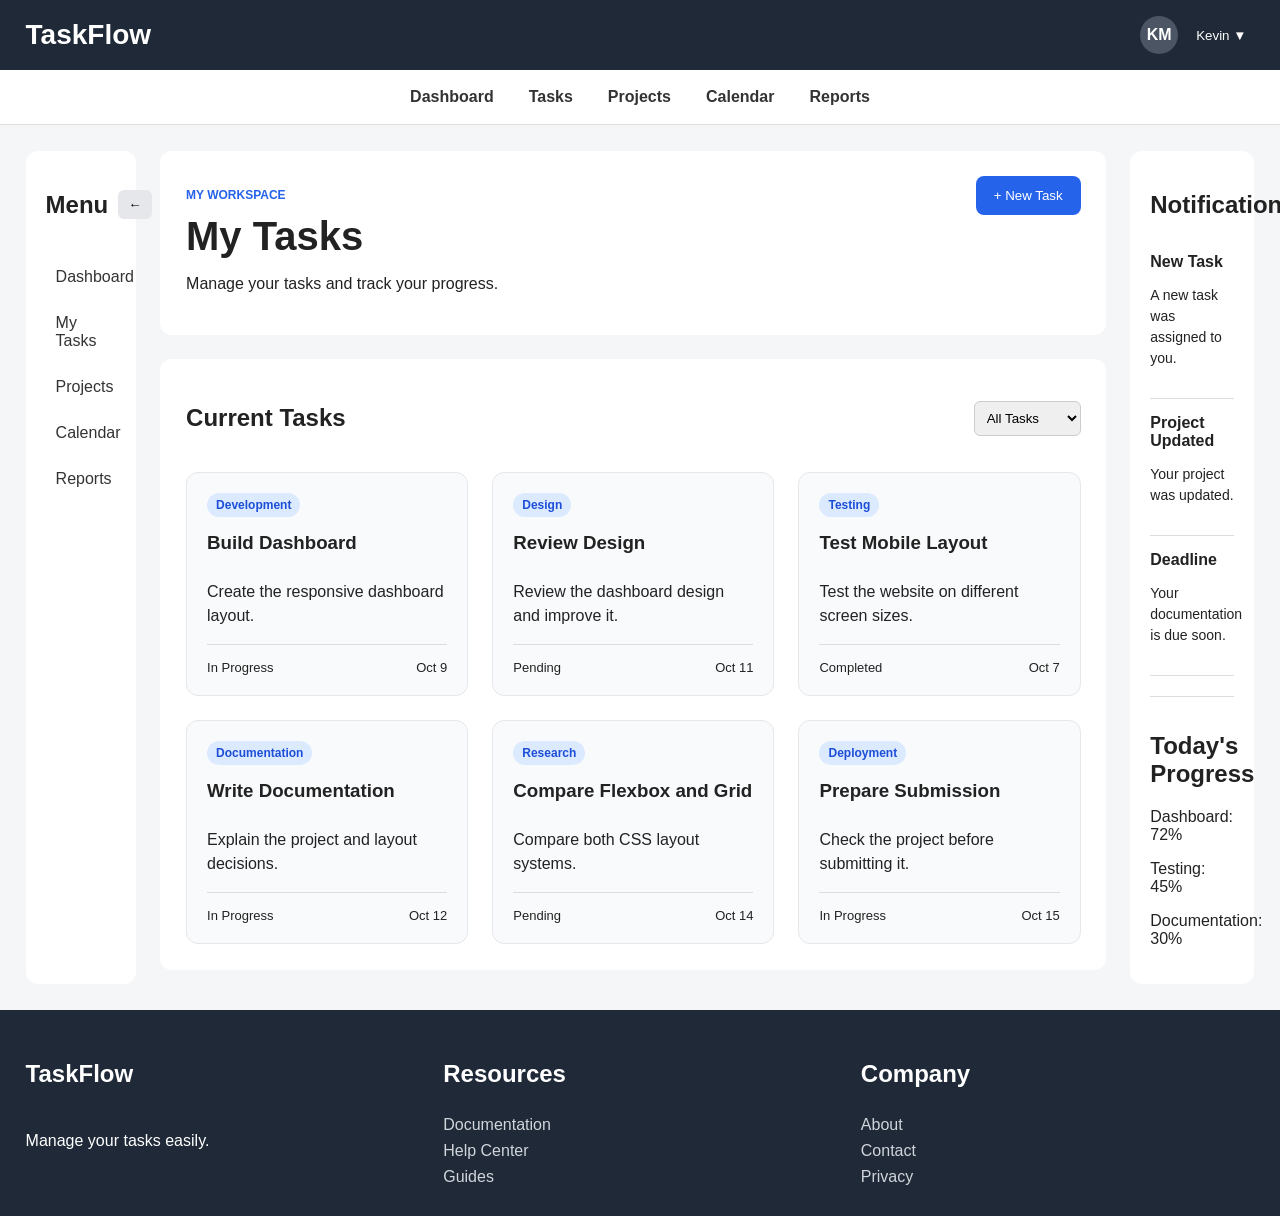
<file: level-4/index.html>
<!DOCTYPE html>
<html lang="en">

<head>
    <meta charset="UTF-8">
    <meta name="viewport" content="width=device-width, initial-scale=1.0">

    <title>TaskFlow Dashboard</title>

    <!-- Change this to grid-style.css to test Grid -->
    <link rel="stylesheet" href="flexbox-style.css">
</head>

<body>

    <!-- Header -->
    <header class="header">

        <div class="logo">
            TaskFlow
        </div>

        <div class="user-menu">

            <span class="user-avatar">KM</span>

            <button id="userButton" aria-label="Open user menu">
                Kevin ▼
            </button>

            <div class="user-dropdown" id="userDropdown">
                <a href="#">Profile</a>
                <a href="#">Settings</a>
                <a href="#">Logout</a>
            </div>

        </div>

    </header>


    <!-- Navigation -->
    <nav class="navigation">

        <a href="#">Dashboard</a>
        <a href="#">Tasks</a>
        <a href="#">Projects</a>
        <a href="#">Calendar</a>
        <a href="#">Reports</a>

    </nav>


    <!-- Holy Grail Layout -->
    <div class="layout" id="pageLayout">

        <!-- Left Sidebar -->
        <aside class="left-sidebar" id="leftSidebar">

            <div class="sidebar-title">

                <h2>Menu</h2>

                <button id="sidebarButton"
                    aria-label="Collapse sidebar">
                    ←
                </button>

            </div>

            <nav class="sidebar-links">
                <a href="#">Dashboard</a>
                <a href="#">My Tasks</a>
                <a href="#">Projects</a>
                <a href="#">Calendar</a>
                <a href="#">Reports</a>
            </nav>

        </aside>


        <!-- Main Content -->
        <main class="main">

            <div class="main-header">

                <div>
                    <p class="small-title">MY WORKSPACE</p>

                    <h1>My Tasks</h1>

                    <p>
                        Manage your tasks and track your progress.
                    </p>
                </div>

                <button class="new-task">
                    + New Task
                </button>

            </div>


            <!-- Task Section -->
            <section class="tasks">

                <div class="tasks-header">

                    <h2>Current Tasks</h2>

                    <select>
                        <option>All Tasks</option>
                        <option>In Progress</option>
                        <option>Completed</option>
                    </select>

                </div>


                <!-- Task Cards -->
                <div class="task-cards">

                    <article class="task-card featured-card">

                        <span class="task-category">
                            Development
                        </span>

                        <h3>Build Dashboard</h3>

                        <p>
                            Create the responsive dashboard layout.
                        </p>

                        <div class="task-footer">
                            <span>In Progress</span>
                            <span>Oct 9</span>
                        </div>

                    </article>


                    <article class="task-card">

                        <span class="task-category">
                            Design
                        </span>

                        <h3>Review Design</h3>

                        <p>
                            Review the dashboard design and improve it.
                        </p>

                        <div class="task-footer">
                            <span>Pending</span>
                            <span>Oct 11</span>
                        </div>

                    </article>


                    <article class="task-card">

                        <span class="task-category">
                            Testing
                        </span>

                        <h3>Test Mobile Layout</h3>

                        <p>
                            Test the website on different screen sizes.
                        </p>

                        <div class="task-footer">
                            <span>Completed</span>
                            <span>Oct 7</span>
                        </div>

                    </article>


                    <article class="task-card">

                        <span class="task-category">
                            Documentation
                        </span>

                        <h3>Write Documentation</h3>

                        <p>
                            Explain the project and layout decisions.
                        </p>

                        <div class="task-footer">
                            <span>In Progress</span>
                            <span>Oct 12</span>
                        </div>

                    </article>


                    <article class="task-card">

                        <span class="task-category">
                            Research
                        </span>

                        <h3>Compare Flexbox and Grid</h3>

                        <p>
                            Compare both CSS layout systems.
                        </p>

                        <div class="task-footer">
                            <span>Pending</span>
                            <span>Oct 14</span>
                        </div>

                    </article>


                    <article class="task-card">

                        <span class="task-category">
                            Deployment
                        </span>

                        <h3>Prepare Submission</h3>

                        <p>
                            Check the project before submitting it.
                        </p>

                        <div class="task-footer">
                            <span>In Progress</span>
                            <span>Oct 15</span>
                        </div>

                    </article>

                </div>

            </section>

        </main>


        <!-- Right Sidebar -->
        <aside class="right-sidebar" id="rightSidebar">

            <div class="sidebar-heading">

                <h2>Notifications</h2>

                <button id="rightSidebarButton"
                    aria-label="Collapse notifications">
                    →
                </button>

            </div>


            <div class="notification">

                <strong>New Task</strong>

                <p>
                    A new task was assigned to you.
                </p>

            </div>


            <div class="notification">

                <strong>Project Updated</strong>

                <p>
                    Your project was updated.
                </p>

            </div>


            <div class="notification">

                <strong>Deadline</strong>

                <p>
                    Your documentation is due soon.
                </p>

            </div>


            <section class="progress">

                <h2>Today's Progress</h2>

                <p>Dashboard: 72%</p>
                <p>Testing: 45%</p>
                <p>Documentation: 30%</p>

            </section>

        </aside>

    </div>


    <!-- Footer -->
    <footer class="footer">

        <div class="footer-column">

            <h2>TaskFlow</h2>

            <p>
                Manage your tasks easily.
            </p>

        </div>


        <div class="footer-column">

            <h2>Resources</h2>

            <a href="#">Documentation</a>
            <a href="#">Help Center</a>
            <a href="#">Guides</a>

        </div>


        <div class="footer-column">

            <h2>Company</h2>

            <a href="#">About</a>
            <a href="#">Contact</a>
            <a href="#">Privacy</a>

        </div>

    </footer>


    <script src="script.js"></script>

</body>
</html>
</file>
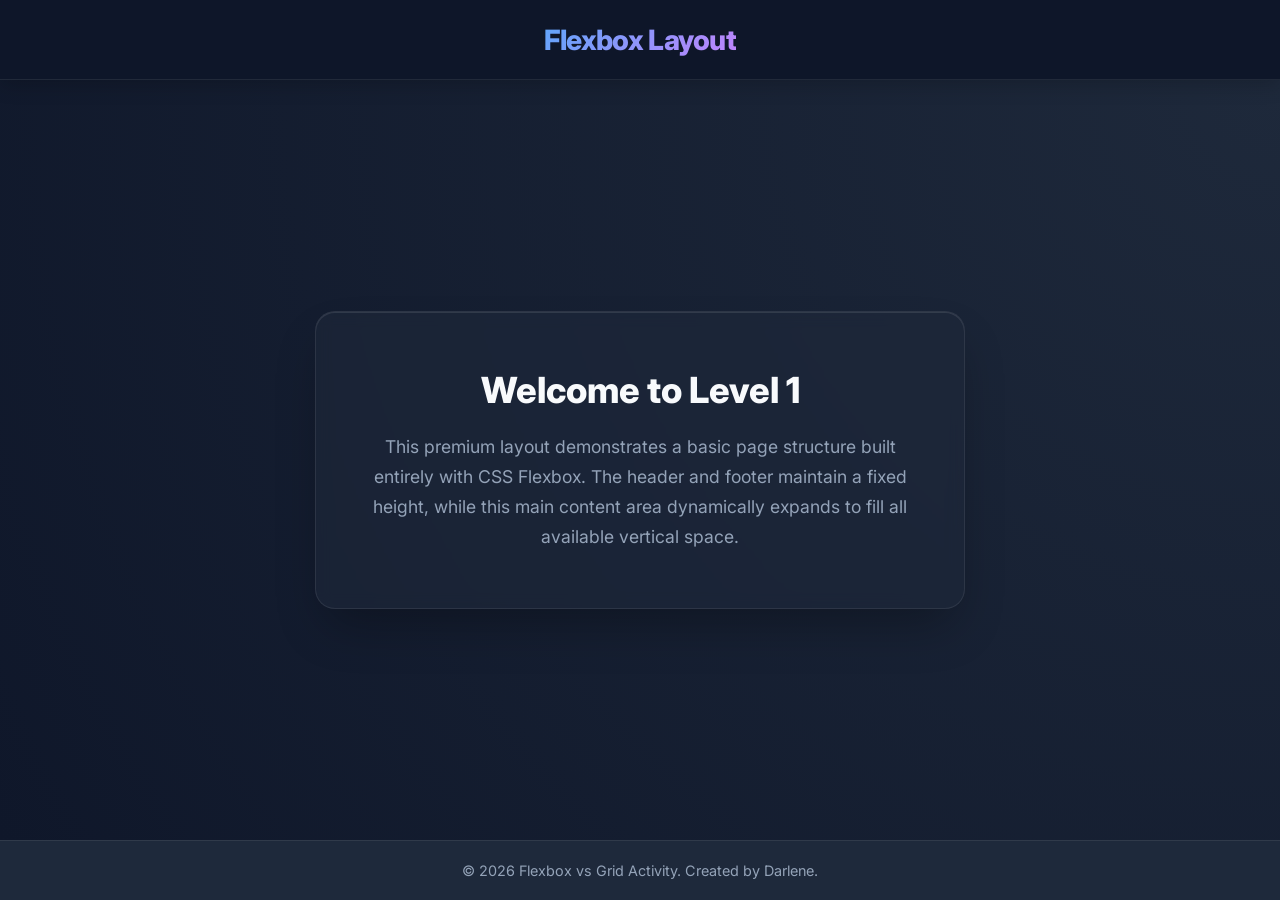
<file: level-1/level1-flexbox.html>
<!DOCTYPE html>
<html lang="en">
<head>
    <meta charset="UTF-8">
    <meta name="viewport" content="width=device-width, initial-scale=1.0">
    <meta name="description" content="Level 1 Flexbox Layout - Advanced Frontend Web Development">
    <title>Level 1 - Flexbox Layout</title>
    <link rel="stylesheet" href="flexbox-style.css">
    <link rel="preconnect" href="https://fonts.googleapis.com">
    <link rel="preconnect" href="https://fonts.gstatic.com" crossorigin>
    <link href="https://fonts.googleapis.com/css2?family=Inter:wght@400;600;800&display=swap" rel="stylesheet">
</head>
<body class="flexbox-layout">
    <header id="main-header">
        <h1>Flexbox Layout</h1>
    </header>
    
    <main id="main-content">
        <section class="hero-card">
            <h2>Welcome to Level 1</h2>
            <p>This premium layout demonstrates a basic page structure built entirely with CSS Flexbox. The header and footer maintain a fixed height, while this main content area dynamically expands to fill all available vertical space.</p>
        </section>
    </main>

    <footer id="main-footer">
        <p>&copy; 2026 Flexbox vs Grid Activity. Created by Darlene.</p>
    </footer>
</body>
</html>
</file>
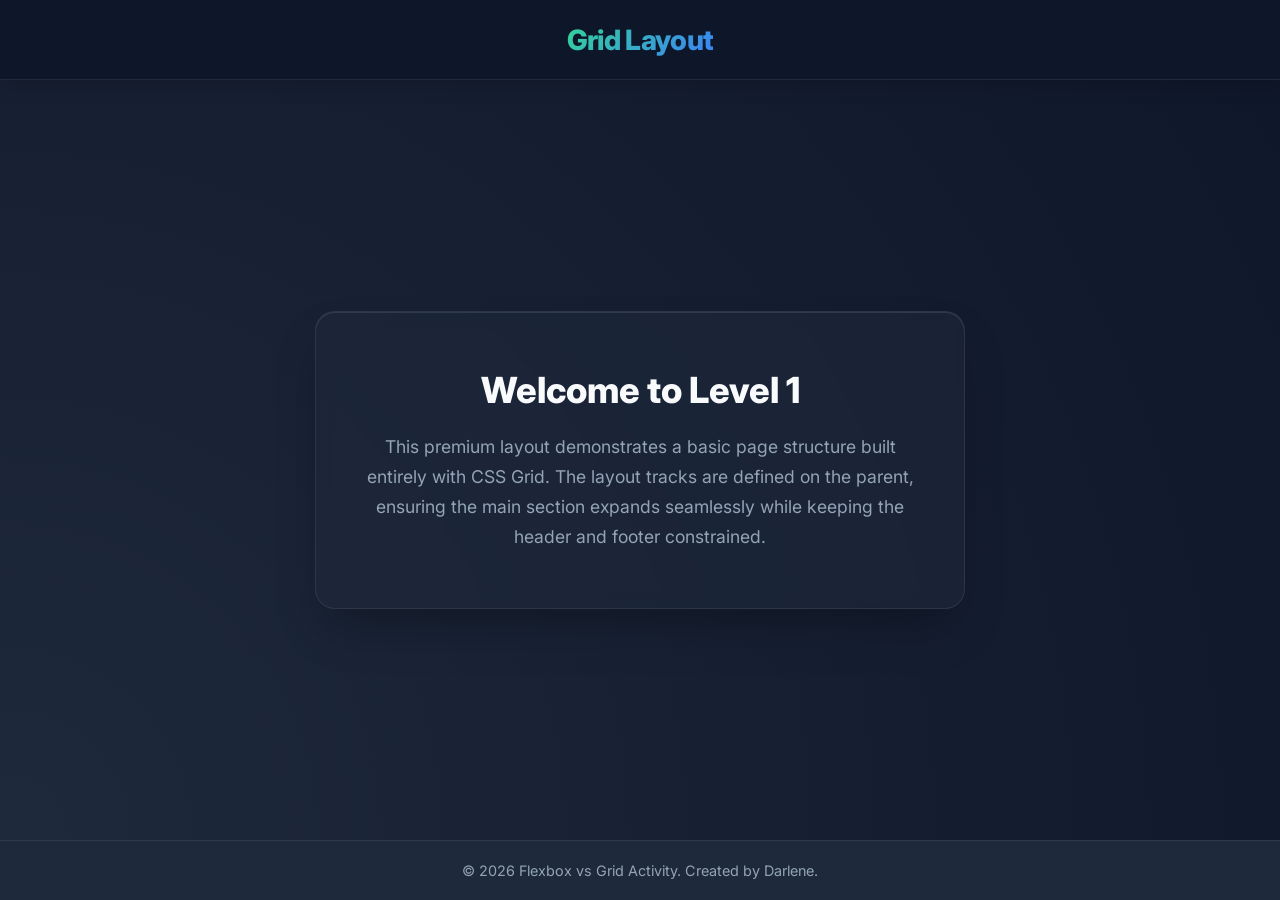
<file: level-1/level1-grid.html>
<!DOCTYPE html>
<html lang="en">
<head>
    <meta charset="UTF-8">
    <meta name="viewport" content="width=device-width, initial-scale=1.0">
    <meta name="description" content="Level 1 Grid Layout - Advanced Frontend Web Development">
    <title>Level 1 - Grid Layout</title>
    <link rel="stylesheet" href="grid-style.css">
    <link rel="preconnect" href="https://fonts.googleapis.com">
    <link rel="preconnect" href="https://fonts.gstatic.com" crossorigin>
    <link href="https://fonts.googleapis.com/css2?family=Inter:wght@400;600;800&display=swap" rel="stylesheet">
</head>
<body class="grid-layout">
    <header id="main-header">
        <h1>Grid Layout</h1>
    </header>
    
    <main id="main-content">
        <section class="hero-card">
            <h2>Welcome to Level 1</h2>
            <p>This premium layout demonstrates a basic page structure built entirely with CSS Grid. The layout tracks are defined on the parent, ensuring the main section expands seamlessly while keeping the header and footer constrained.</p>
        </section>
    </main>

    <footer id="main-footer">
        <p>&copy; 2026 Flexbox vs Grid Activity. Created by Darlene.</p>
    </footer>
</body>
</html>
</file>
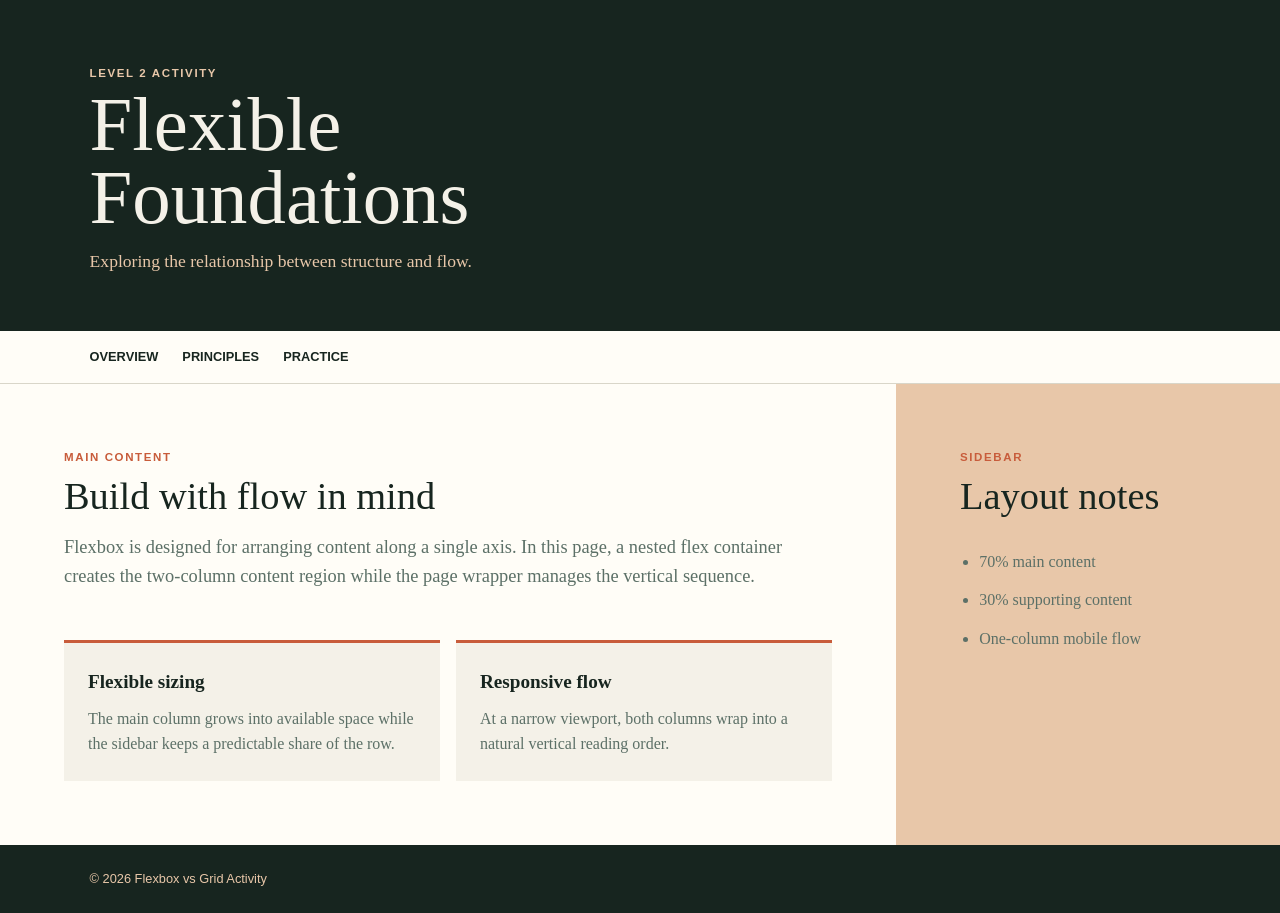
<file: level-2/level2-flexbox.html>
<!DOCTYPE html>
<html lang="en">
<head>
    <meta charset="UTF-8">
    <meta name="viewport" content="width=device-width, initial-scale=1.0">
    <meta name="description" content="Level 2 multi-column layout built with Flexbox">
    <title>Level 2 - Flexbox Layout</title>
    <link rel="stylesheet" href="flexbox-style.css">
</head>
<body class="flexbox-layout">
    <header class="site-header">
        <p class="eyebrow">Level 2 activity</p>
        <h1>Flexible Foundations</h1>
        <p>Exploring the relationship between structure and flow.</p>
    </header>

    <nav class="site-nav" aria-label="Primary navigation">
        <a href="#overview">Overview</a>
        <a href="#principles">Principles</a>
        <a href="#practice">Practice</a>
    </nav>

    <main class="content-layout">
        <section class="main-content" id="overview">
            <p class="eyebrow">Main content</p>
            <h2>Build with flow in mind</h2>
            <p>Flexbox is designed for arranging content along a single axis. In this page, a nested flex container creates the two-column content region while the page wrapper manages the vertical sequence.</p>
            <div class="principles" id="principles">
                <article class="principle-card">
                    <h3>Flexible sizing</h3>
                    <p>The main column grows into available space while the sidebar keeps a predictable share of the row.</p>
                </article>
                <article class="principle-card" id="practice">
                    <h3>Responsive flow</h3>
                    <p>At a narrow viewport, both columns wrap into a natural vertical reading order.</p>
                </article>
            </div>
        </section>

        <aside class="sidebar">
            <p class="eyebrow">Sidebar</p>
            <h2>Layout notes</h2>
            <ul>
                <li>70% main content</li>
                <li>30% supporting content</li>
                <li>One-column mobile flow</li>
            </ul>
        </aside>
    </main>

    <footer class="site-footer">
        <p>&copy; 2026 Flexbox vs Grid Activity</p>
    </footer>
</body>
</html>
</file>
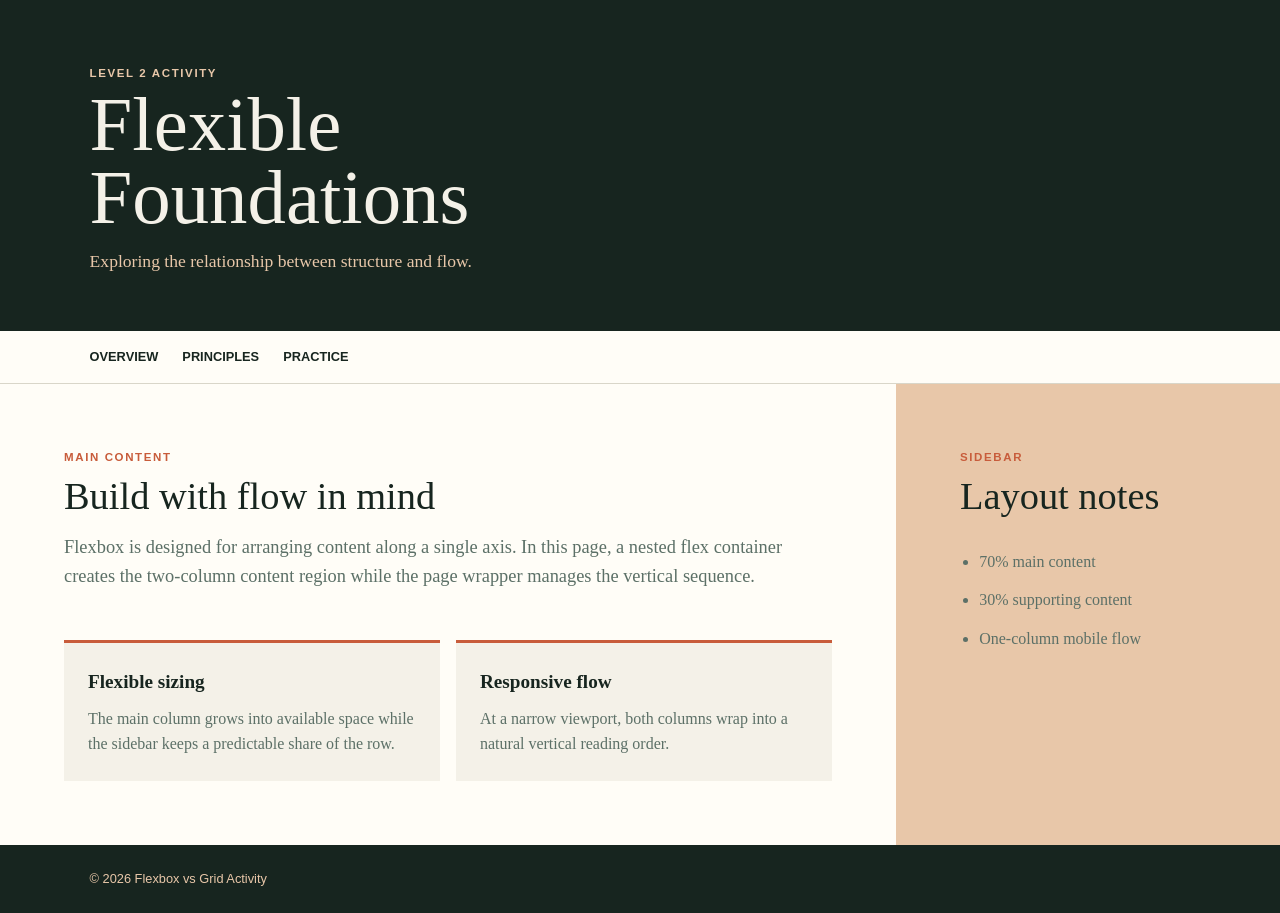
<file: level-2/level2-grid.html>
<!DOCTYPE html>
<html lang="en">
<head>
    <meta charset="UTF-8">
    <meta name="viewport" content="width=device-width, initial-scale=1.0">
    <meta name="description" content="Level 2 multi-column layout built with CSS Grid">
    <title>Level 2 - Grid Layout</title>
    <link rel="stylesheet" href="grid-style.css">
</head>
<body class="grid-layout">
    <header class="site-header">
        <p class="eyebrow">Level 2 activity</p>
        <h1>Flexible Foundations</h1>
        <p>Exploring the relationship between structure and flow.</p>
    </header>

    <nav class="site-nav" aria-label="Primary navigation">
        <a href="#overview">Overview</a>
        <a href="#principles">Principles</a>
        <a href="#practice">Practice</a>
    </nav>

    <main class="content-layout">
        <section class="main-content" id="overview">
            <p class="eyebrow">Main content</p>
            <h2>Build with flow in mind</h2>
            <p>Flexbox is designed for arranging content along a single axis. In this page, a nested flex container creates the two-column content region while the page wrapper manages the vertical sequence.</p>
            <div class="principles" id="principles">
                <article class="principle-card">
                    <h3>Flexible sizing</h3>
                    <p>The main column grows into available space while the sidebar keeps a predictable share of the row.</p>
                </article>
                <article class="principle-card" id="practice">
                    <h3>Responsive flow</h3>
                    <p>At a narrow viewport, both columns wrap into a natural vertical reading order.</p>
                </article>
            </div>
        </section>

        <aside class="sidebar">
            <p class="eyebrow">Sidebar</p>
            <h2>Layout notes</h2>
            <ul>
                <li>70% main content</li>
                <li>30% supporting content</li>
                <li>One-column mobile flow</li>
            </ul>
        </aside>
    </main>

    <footer class="site-footer">
        <p>&copy; 2026 Flexbox vs Grid Activity</p>
    </footer>
</body>
</html>
</file>
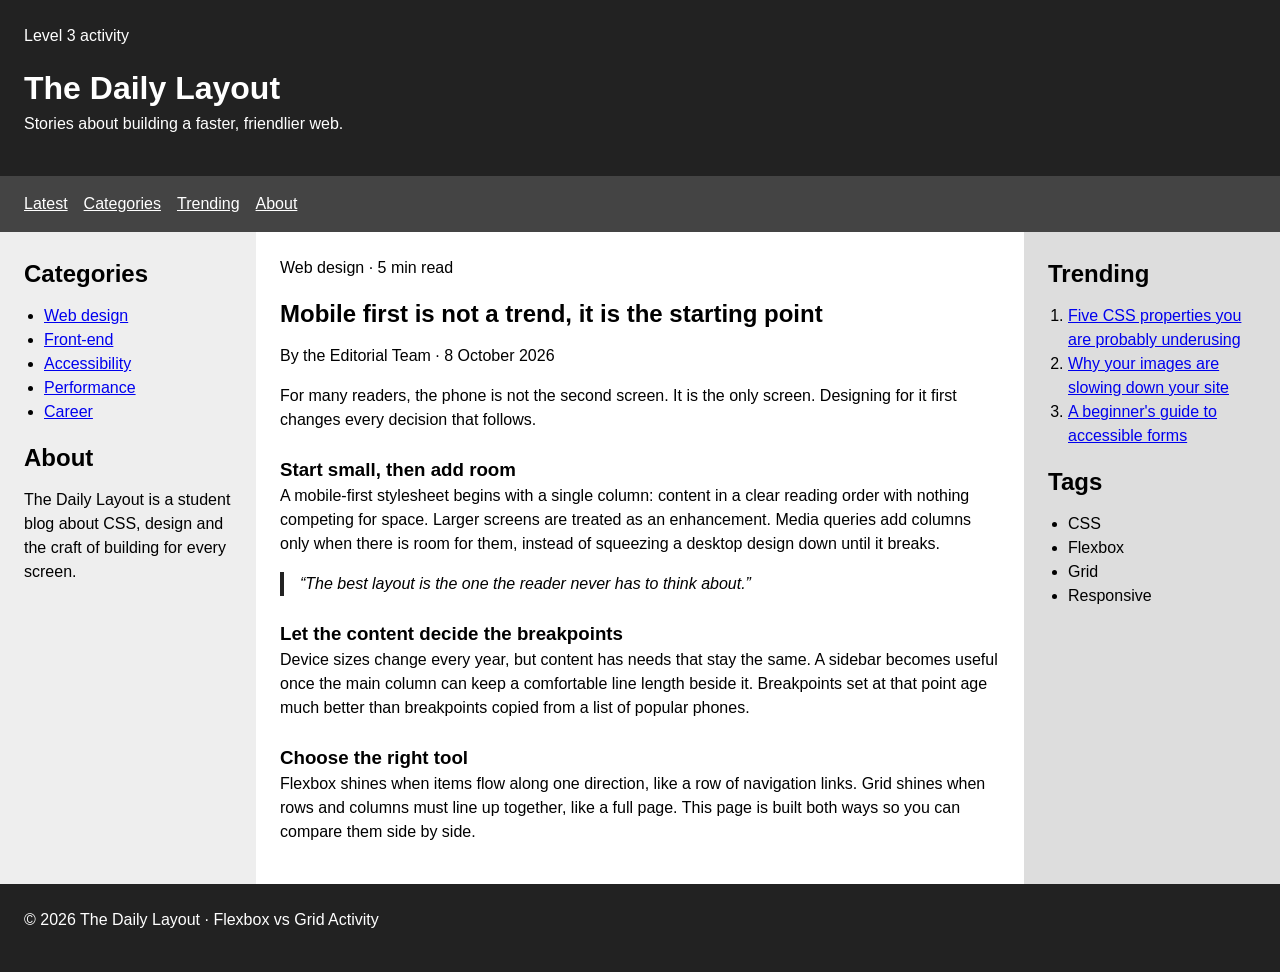
<file: level-3/level3-flexbox.html>
<!DOCTYPE html>
<html lang="en">
<head>
    <meta charset="UTF-8">
    <meta name="viewport" content="width=device-width, initial-scale=1.0">
    <meta name="description" content="Level 3 three-column blog layout built with Flexbox">
    <title>Level 3 - Flexbox Layout</title>
    <link rel="stylesheet" href="base.css">
    <link rel="stylesheet" href="flexbox-style.css">
</head>
<body class="flexbox-layout">
    <header class="site-header">
        <p>Level 3 activity</p>
        <h1>The Daily Layout</h1>
        <p>Stories about building a faster, friendlier web.</p>
    </header>

    <nav class="site-nav" aria-label="Primary navigation">
        <a href="#post">Latest</a>
        <a href="#categories">Categories</a>
        <a href="#trending">Trending</a>
        <a href="#about">About</a>
    </nav>

    <!-- wrapper for the 3 columns -->
    <div class="page-body">
        <aside class="sidebar sidebar-left" aria-label="Blog sections">
            <section id="categories">
                <h2>Categories</h2>
                <ul>
                    <li><a href="#">Web design</a></li>
                    <li><a href="#">Front-end</a></li>
                    <li><a href="#">Accessibility</a></li>
                    <li><a href="#">Performance</a></li>
                    <li><a href="#">Career</a></li>
                </ul>
            </section>

            <section id="about">
                <h2>About</h2>
                <p>The Daily Layout is a student blog about CSS, design and the craft of building for every screen.</p>
            </section>
        </aside>

        <main class="main-content">
            <article id="post">
                <p>Web design &middot; 5 min read</p>
                <h2>Mobile first is not a trend, it is the starting point</h2>
                <p>By the Editorial Team &middot; <time datetime="2026-10-08">8 October 2026</time></p>

                <p>For many readers, the phone is not the second screen. It is the only screen. Designing for it first changes every decision that follows.</p>

                <h3>Start small, then add room</h3>
                <p>A mobile-first stylesheet begins with a single column: content in a clear reading order with nothing competing for space. Larger screens are treated as an enhancement. Media queries add columns only when there is room for them, instead of squeezing a desktop design down until it breaks.</p>

                <blockquote>
                    <p>&ldquo;The best layout is the one the reader never has to think about.&rdquo;</p>
                </blockquote>

                <h3>Let the content decide the breakpoints</h3>
                <p>Device sizes change every year, but content has needs that stay the same. A sidebar becomes useful once the main column can keep a comfortable line length beside it. Breakpoints set at that point age much better than breakpoints copied from a list of popular phones.</p>

                <h3>Choose the right tool</h3>
                <p>Flexbox shines when items flow along one direction, like a row of navigation links. Grid shines when rows and columns must line up together, like a full page. This page is built both ways so you can compare them side by side.</p>
            </article>
        </main>

        <aside class="sidebar sidebar-right" aria-label="Trending stories">
            <section id="trending">
                <h2>Trending</h2>
                <ol>
                    <li><a href="#">Five CSS properties you are probably underusing</a></li>
                    <li><a href="#">Why your images are slowing down your site</a></li>
                    <li><a href="#">A beginner's guide to accessible forms</a></li>
                </ol>
            </section>

            <section>
                <h2>Tags</h2>
                <ul>
                    <li>CSS</li>
                    <li>Flexbox</li>
                    <li>Grid</li>
                    <li>Responsive</li>
                </ul>
            </section>
        </aside>
    </div>

    <footer class="site-footer">
        <p>&copy; 2026 The Daily Layout &middot; Flexbox vs Grid Activity</p>
    </footer>
</body>
</html>
</file>
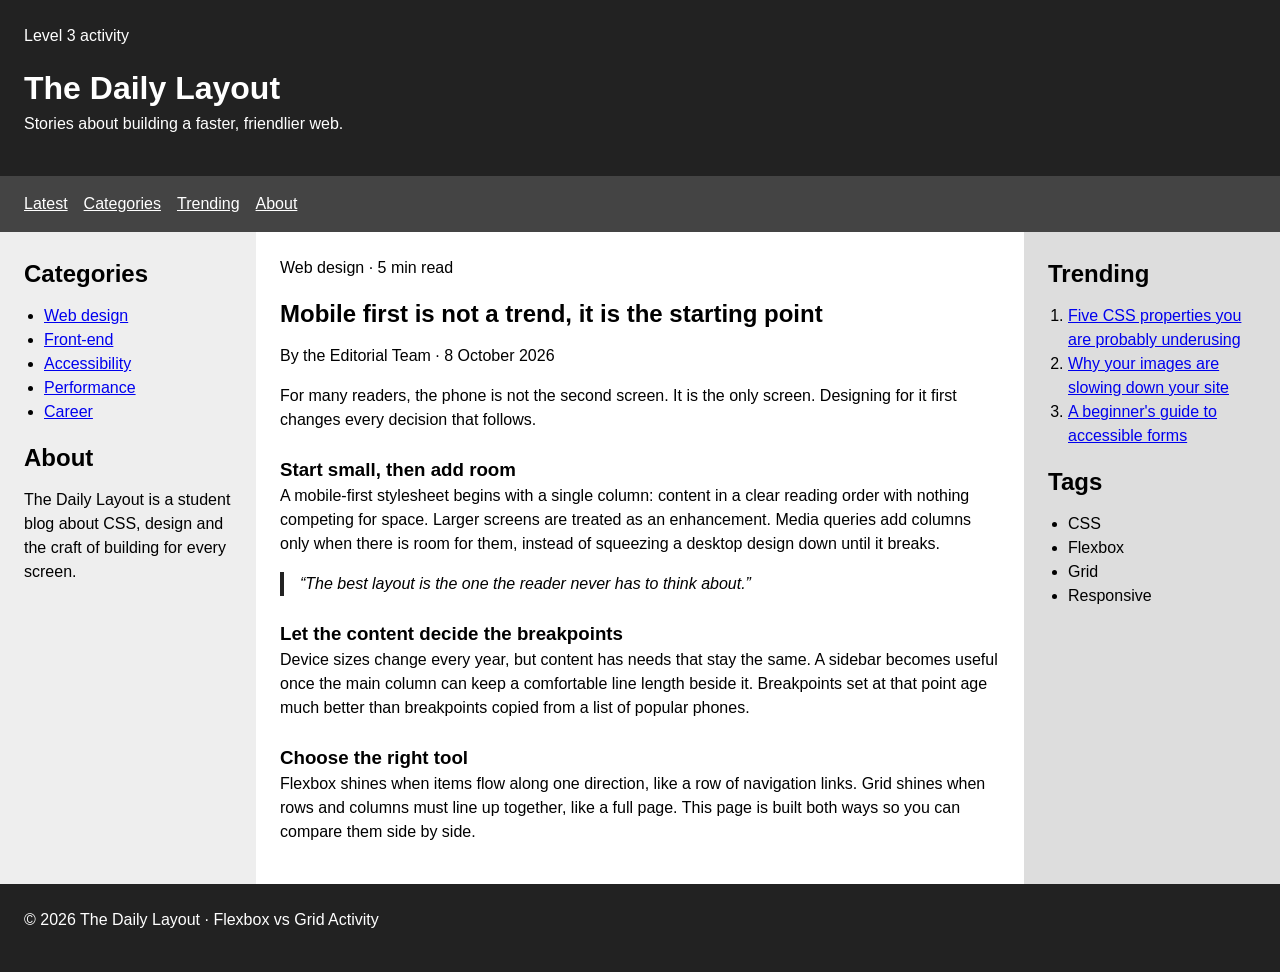
<file: level-3/level3-grid.html>
<!DOCTYPE html>
<html lang="en">
<head>
    <meta charset="UTF-8">
    <meta name="viewport" content="width=device-width, initial-scale=1.0">
    <meta name="description" content="Level 3 three-column blog layout built with CSS Grid">
    <title>Level 3 - Grid Layout</title>
    <link rel="stylesheet" href="base.css">
    <link rel="stylesheet" href="grid-style.css">
</head>
<body class="grid-layout">
    <header class="site-header">
        <p>Level 3 activity</p>
        <h1>The Daily Layout</h1>
        <p>Stories about building a faster, friendlier web.</p>
    </header>

    <nav class="site-nav" aria-label="Primary navigation">
        <a href="#post">Latest</a>
        <a href="#categories">Categories</a>
        <a href="#trending">Trending</a>
        <a href="#about">About</a>
    </nav>

    <aside class="sidebar sidebar-left" aria-label="Blog sections">
        <section id="categories">
            <h2>Categories</h2>
            <ul>
                <li><a href="#">Web design</a></li>
                <li><a href="#">Front-end</a></li>
                <li><a href="#">Accessibility</a></li>
                <li><a href="#">Performance</a></li>
                <li><a href="#">Career</a></li>
            </ul>
        </section>

        <section id="about">
            <h2>About</h2>
            <p>The Daily Layout is a student blog about CSS, design and the craft of building for every screen.</p>
        </section>
    </aside>

    <main class="main-content">
        <article id="post">
            <p>Web design &middot; 5 min read</p>
            <h2>Mobile first is not a trend, it is the starting point</h2>
            <p>By the Editorial Team &middot; <time datetime="2026-10-08">8 October 2026</time></p>

            <p>For many readers, the phone is not the second screen. It is the only screen. Designing for it first changes every decision that follows.</p>

            <h3>Start small, then add room</h3>
            <p>A mobile-first stylesheet begins with a single column: content in a clear reading order with nothing competing for space. Larger screens are treated as an enhancement. Media queries add columns only when there is room for them, instead of squeezing a desktop design down until it breaks.</p>

            <blockquote>
                <p>&ldquo;The best layout is the one the reader never has to think about.&rdquo;</p>
            </blockquote>

            <h3>Let the content decide the breakpoints</h3>
            <p>Device sizes change every year, but content has needs that stay the same. A sidebar becomes useful once the main column can keep a comfortable line length beside it. Breakpoints set at that point age much better than breakpoints copied from a list of popular phones.</p>

            <h3>Choose the right tool</h3>
            <p>Flexbox shines when items flow along one direction, like a row of navigation links. Grid shines when rows and columns must line up together, like a full page. This page is built both ways so you can compare them side by side.</p>
        </article>
    </main>

    <aside class="sidebar sidebar-right" aria-label="Trending stories">
        <section id="trending">
            <h2>Trending</h2>
            <ol>
                <li><a href="#">Five CSS properties you are probably underusing</a></li>
                <li><a href="#">Why your images are slowing down your site</a></li>
                <li><a href="#">A beginner's guide to accessible forms</a></li>
            </ol>
        </section>

        <section>
            <h2>Tags</h2>
            <ul>
                <li>CSS</li>
                <li>Flexbox</li>
                <li>Grid</li>
                <li>Responsive</li>
            </ul>
        </section>
    </aside>

    <footer class="site-footer">
        <p>&copy; 2026 The Daily Layout &middot; Flexbox vs Grid Activity</p>
    </footer>
</body>
</html>
</file>
<file: level-4/flexbox-style.css>
/* =========================
   BASIC SETTINGS
========================= */

:root {
    --header-height: 70px;
    --left-width: 220px;
    --right-width: 260px;

    --gap: clamp(12px, 2vw, 24px);
    --padding: clamp(12px, 2vw, 30px);

    --radius: 12px;
}

* {
    box-sizing: border-box;
}

html {
    scroll-behavior: smooth;
}

body {
    margin: 0;
    font-family: Arial, sans-serif;
    background: #f4f6f8;
    color: #222;
}


/* =========================
   HEADER
========================= */

.header {
    position: fixed;
    top: 0;
    left: 0;
    right: 0;

    height: var(--header-height);

    display: flex;
    align-items: center;
    justify-content: space-between;

    padding: 0 var(--padding);

    background: #1f2937;
    color: white;

    z-index: 1000;
}

.logo {
    font-size: clamp(20px, 3vw, 28px);
    font-weight: bold;
}

.user-menu {
    position: relative;

    display: flex;
    align-items: center;

    gap: 10px;
}

.user-avatar {
    width: 38px;
    height: 38px;

    display: flex;
    align-items: center;
    justify-content: center;

    border-radius: 50%;
    background: #4b5563;
    font-weight: bold;
}

.user-menu button {
    border: none;
    background: transparent;
    color: white;

    cursor: pointer;

    padding: 8px;
}


/* User dropdown */

.user-dropdown {
    display: none;

    position: absolute;
    right: 0;
    top: 48px;

    width: 150px;

    background: white;
    border-radius: var(--radius);

    box-shadow: 0 5px 20px rgba(0, 0, 0, 0.15);

    overflow: hidden;
}

.user-dropdown.show {
    display: flex;
    flex-direction: column;
}

.user-dropdown a {
    padding: 12px;
    text-decoration: none;
    color: #222;
}

.user-dropdown a:hover {
    background: #f1f1f1;
}


/* =========================
   NAVIGATION
========================= */

.navigation {
    margin-top: var(--header-height);

    min-height: 55px;

    display: flex;

    align-items: center;
    justify-content: center;

    gap: clamp(15px, 3vw, 35px);

    padding: 10px var(--padding);

    background: white;

    border-bottom: 1px solid #ddd;
}

.navigation a {
    color: #333;
    text-decoration: none;
    font-weight: bold;
}

.navigation a:hover {
    color: #2563eb;
}


/* =========================
   HOLY GRAIL LAYOUT
========================= */

.layout {
    display: flex;

    align-items: stretch;

    gap: var(--gap);

    padding: var(--padding);

    min-height: 600px;
}


/* Left Sidebar */

.left-sidebar {
    flex: 0 1 var(--left-width);

    min-width: 0;
    max-width: var(--left-width);

    background: white;

    padding: 20px;

    border-radius: var(--radius);

    transition: 0.3s;
}

.sidebar-title {
    display: flex;

    align-items: center;
    justify-content: space-between;

    gap: 10px;
}

.sidebar-title button,
.sidebar-heading button {
    border: none;

    background: #e5e7eb;

    padding: 7px 10px;

    border-radius: 6px;

    cursor: pointer;
}

.sidebar-links {
    display: flex;

    flex-direction: column;

    gap: 8px;

    margin-top: 20px;
}

.sidebar-links a {
    text-decoration: none;

    color: #333;

    padding: 10px;

    border-radius: 8px;
}

.sidebar-links a:hover {
    background: #e5e7eb;
}


/* =========================
   MAIN CONTENT
========================= */

.main {
    flex: 1 1 auto;

    min-width: 0;

    display: flex;
    flex-direction: column;

    gap: var(--gap);
}

.main-header {
    display: flex;

    align-items: center;

    justify-content: space-between;

    gap: 20px;

    background: white;

    padding: var(--padding);

    border-radius: var(--radius);
}

.main-header > div {
    flex-grow: 1;
}

.small-title {
    font-size: 12px;
    font-weight: bold;
    color: #2563eb;
}

.main-header h1 {
    font-size: clamp(26px, 4vw, 40px);

    margin: 5px 0;
}

.new-task {
    flex-shrink: 0;

    align-self: flex-start;

    margin-left: auto;

    border: none;

    background: #2563eb;

    color: white;

    padding: 12px 18px;

    border-radius: 8px;

    cursor: pointer;
}

.new-task:hover {
    background: #1d4ed8;
}


/* =========================
   TASKS
========================= */

.tasks {
    background: white;

    padding: var(--padding);

    border-radius: var(--radius);
}

.tasks-header {
    display: flex;

    justify-content: space-between;
    align-items: center;

    gap: 15px;

    margin-bottom: 20px;
}

.tasks-header select {
    padding: 8px;

    border: 1px solid #ccc;

    border-radius: 6px;
}


/* Flexbox cards */

.task-cards {
    display: flex;

    flex-wrap: wrap;

    align-items: stretch;

    gap: var(--gap);
}

.task-card {
    flex: 1 1 260px;

    min-width: 220px;

    display: flex;

    flex-direction: column;

    padding: 20px;

    background: #f9fafb;

    border: 1px solid #e5e7eb;

    border-radius: var(--radius);

    position: relative;
}

.task-card:hover {
    transform: translateY(-3px);
}

.task-category {
    display: inline-block;

    align-self: flex-start;

    padding: 5px 9px;

    margin-bottom: 10px;

    border-radius: 20px;

    background: #dbeafe;

    color: #1d4ed8;

    font-size: 12px;

    font-weight: bold;
}

.task-card h3 {
    margin: 5px 0 10px;
}

.task-card p {
    line-height: 1.5;
}

.task-footer {
    display: flex;

    justify-content: space-between;

    gap: 10px;

    margin-top: auto;

    padding-top: 15px;

    border-top: 1px solid #ddd;

    font-size: 13px;
}


/* =========================
   RIGHT SIDEBAR
========================= */

.right-sidebar {
    flex: 0 1 var(--right-width);

    min-width: 0;
    max-width: var(--right-width);

    padding: 20px;

    background: white;

    border-radius: var(--radius);

    transition: 0.3s;
}

.sidebar-heading {
    display: flex;

    align-items: center;
    justify-content: space-between;

    gap: 10px;
}

.notification {
    padding: 15px 0;

    border-bottom: 1px solid #ddd;
}

.notification p {
    font-size: 14px;

    line-height: 1.5;
}

.progress {
    margin-top: 20px;

    padding-top: 15px;

    border-top: 1px solid #ddd;
}


/* =========================
   FOOTER
========================= */

.footer {
    display: flex;

    flex-wrap: wrap;

    gap: var(--gap);

    padding: 30px var(--padding);

    background: #1f2937;

    color: white;
}

.footer-column {
    flex: 1 1 200px;

    display: flex;

    flex-direction: column;

    gap: 8px;
}

.footer a {
    color: #d1d5db;

    text-decoration: none;
}

.footer a:hover {
    color: white;
}


/* =========================
   SIDEBAR COLLAPSE
========================= */

.left-sidebar.collapsed {
    flex-basis: 70px;

    max-width: 70px;

    padding: 12px;
}

.left-sidebar.collapsed h2 {
    display: none;
}

.left-sidebar.collapsed .sidebar-title {
    justify-content: center;
}

.left-sidebar.collapsed .sidebar-links a {
    font-size: 0;
    text-align: center;
}

.left-sidebar.collapsed .sidebar-links a::before {
    content: "•";

    font-size: 20px;
}


/* Right sidebar collapse */

.right-sidebar.collapsed {
    flex-basis: 70px;

    max-width: 70px;

    padding: 12px;
}

.right-sidebar.collapsed h2,
.right-sidebar.collapsed .notification,
.right-sidebar.collapsed .progress {
    display: none;
}

.right-sidebar.collapsed .sidebar-heading {
    justify-content: center;
}


/* =========================
   BREAKPOINT 1
   Large desktop
========================= */

@media (max-width: 1399px) {

    :root {
        --left-width: 200px;
        --right-width: 230px;
    }

    .task-card {
        flex-basis: 240px;
    }
}


/* =========================
   BREAKPOINT 2
   Tablet landscape
========================= */

@media (max-width: 1099px) {

    .layout {
        flex-wrap: wrap;
    }

    .left-sidebar {
        flex: 0 1 200px;
    }

    .main {
        flex: 1 1 500px;
    }

    .right-sidebar {
        flex: 1 1 100%;

        max-width: none;
    }

    .right-sidebar .notification {
        display: inline-block;

        width: 31%;

        margin-right: 1%;
    }

    .progress {
        display: inline-block;

        width: 100%;
    }
}


/* =========================
   BREAKPOINT 3
   Tablet / Mobile
========================= */

@media (max-width: 767px) {

    .navigation {
        justify-content: flex-start;

        overflow-x: auto;

        white-space: nowrap;
    }

    .layout {
        flex-direction: column;
    }

    .left-sidebar,
    .main,
    .right-sidebar {
        flex: 1 1 100%;

        max-width: none;
    }

    .left-sidebar {
        order: 2;
    }

    .main {
        order: 1;
    }

    .right-sidebar {
        order: 3;
    }

    .main-header {
        flex-direction: column;

        align-items: flex-start;
    }

    .new-task {
        margin-left: 0;
    }

    .task-card {
        flex-basis: 100%;
    }

    .right-sidebar .notification {
        width: 100%;

        margin-right: 0;
    }
}


/* =========================
   BREAKPOINT 4
   Small mobile
========================= */

@media (max-width: 480px) {

    .header {
        padding: 0 12px;
    }

    .user-avatar {
        display: none;
    }

    .navigation {
        gap: 15px;
    }

    .main-header h1 {
        font-size: 28px;
    }

    .tasks-header {
        flex-direction: column;

        align-items: flex-start;
    }

    .tasks-header select {
        width: 100%;
    }

    .task-card {
        min-width: 0;
    }

    .footer {
        flex-direction: column;
    }

}
</file>
<file: level-1/flexbox-style.css>
/* Premium Design System Base */
:root {
    --bg-color: #0f172a;
    --text-main: #f8fafc;
    --text-muted: #94a3b8;
    --header-bg: rgba(15, 23, 42, 0.85);
    --footer-bg: #1e293b;
    --card-bg: rgba(30, 41, 59, 0.6);
    --card-border: rgba(255, 255, 255, 0.08);
}

* {
    margin: 0;
    padding: 0;
    box-sizing: border-box;
}

body, html {
    height: 100%;
    font-family: 'Inter', system-ui, -apple-system, sans-serif;
    background-color: var(--bg-color);
    color: var(--text-main);
}

/* === LEVEL 1 FLEXBOX IMPLEMENTATION === */
.flexbox-layout {
    display: flex;
    flex-direction: column;
    min-height: 100vh;
}

.flexbox-layout header {
    flex: 0 0 80px; /* Fixed height for header */
}

.flexbox-layout main {
    flex: 1 1 auto; /* Expands to fill available space */
}

.flexbox-layout footer {
    flex: 0 0 60px; /* Fixed height for footer */
}

/* === UI Aesthetics & Styling === */
header {
    background: var(--header-bg);
    backdrop-filter: blur(12px);
    -webkit-backdrop-filter: blur(12px);
    display: flex;
    align-items: center;
    justify-content: center;
    border-bottom: 1px solid var(--card-border);
    box-shadow: 0 4px 20px rgba(0, 0, 0, 0.2);
    position: sticky;
    top: 0;
    z-index: 10;
}

header h1 {
    font-size: 1.75rem;
    font-weight: 800;
    letter-spacing: -0.025em;
    background: linear-gradient(135deg, #60a5fa, #c084fc);
    -webkit-background-clip: text;
    -webkit-text-fill-color: transparent;
    background-clip: text;
}

main {
    padding: 2rem;
    display: flex;
    align-items: center;
    justify-content: center;
    background: radial-gradient(circle at top right, #1e293b, #0f172a);
}

.hero-card {
    background: var(--card-bg);
    backdrop-filter: blur(8px);
    -webkit-backdrop-filter: blur(8px);
    padding: 3.5rem 2.5rem;
    border-radius: 20px;
    border: 1px solid var(--card-border);
    text-align: center;
    max-width: 650px;
    box-shadow: 0 25px 50px -12px rgba(0, 0, 0, 0.3), inset 0 1px 0 rgba(255, 255, 255, 0.1);
    transition: transform 0.4s cubic-bezier(0.175, 0.885, 0.32, 1.275), box-shadow 0.4s ease;
}

.hero-card:hover {
    transform: translateY(-8px);
    box-shadow: 0 30px 60px -15px rgba(0, 0, 0, 0.4), inset 0 1px 0 rgba(255, 255, 255, 0.15);
}

.hero-card h2 {
    font-size: 2.25rem;
    font-weight: 800;
    margin-bottom: 1.25rem;
    color: #f8fafc;
}

.hero-card p {
    color: var(--text-muted);
    line-height: 1.7;
    font-size: 1.1rem;
}

footer {
    background: var(--footer-bg);
    display: flex;
    align-items: center;
    justify-content: center;
    border-top: 1px solid var(--card-border);
    color: var(--text-muted);
    font-size: 0.9rem;
}

/* Responsiveness: Stack on mobile (already stacked, optimizing sizing) */
@media (max-width: 768px) {
    .flexbox-layout header {
        flex: 0 0 70px;
    }
    .flexbox-layout footer {
        flex: 0 0 80px;
    }
    .hero-card {
        padding: 2.5rem 1.5rem;
    }
    .hero-card h2 {
        font-size: 1.75rem;
    }
    .hero-card p {
        font-size: 1rem;
    }
}
</file>
<file: level-1/grid-style.css>
/* Premium Design System Base */
:root {
    --bg-color: #0f172a;
    --text-main: #f8fafc;
    --text-muted: #94a3b8;
    --header-bg: rgba(15, 23, 42, 0.85);
    --footer-bg: #1e293b;
    --card-bg: rgba(30, 41, 59, 0.6);
    --card-border: rgba(255, 255, 255, 0.08);
}

* {
    margin: 0;
    padding: 0;
    box-sizing: border-box;
}

body, html {
    height: 100%;
    font-family: 'Inter', system-ui, -apple-system, sans-serif;
    background-color: var(--bg-color);
    color: var(--text-main);
}

/* === LEVEL 1 GRID IMPLEMENTATION === */
.grid-layout {
    display: grid;
    /* Header: 80px, Main: 1fr (fills space), Footer: 60px */
    grid-template-rows: 80px 1fr 60px;
    min-height: 100vh;
}

/* === UI Aesthetics & Styling === */
header {
    background: var(--header-bg);
    backdrop-filter: blur(12px);
    -webkit-backdrop-filter: blur(12px);
    display: grid;
    place-items: center;
    border-bottom: 1px solid var(--card-border);
    box-shadow: 0 4px 20px rgba(0, 0, 0, 0.2);
    position: sticky;
    top: 0;
    z-index: 10;
}

header h1 {
    font-size: 1.75rem;
    font-weight: 800;
    letter-spacing: -0.025em;
    background: linear-gradient(135deg, #34d399, #3b82f6);
    -webkit-background-clip: text;
    -webkit-text-fill-color: transparent;
    background-clip: text;
}

main {
    padding: 2rem;
    display: grid;
    place-items: center;
    background: radial-gradient(circle at bottom left, #1e293b, #0f172a);
}

.hero-card {
    background: var(--card-bg);
    backdrop-filter: blur(8px);
    -webkit-backdrop-filter: blur(8px);
    padding: 3.5rem 2.5rem;
    border-radius: 20px;
    border: 1px solid var(--card-border);
    text-align: center;
    max-width: 650px;
    box-shadow: 0 25px 50px -12px rgba(0, 0, 0, 0.3), inset 0 1px 0 rgba(255, 255, 255, 0.1);
    transition: transform 0.4s cubic-bezier(0.175, 0.885, 0.32, 1.275), box-shadow 0.4s ease;
}

.hero-card:hover {
    transform: translateY(-8px);
    box-shadow: 0 30px 60px -15px rgba(0, 0, 0, 0.4), inset 0 1px 0 rgba(255, 255, 255, 0.15);
}

.hero-card h2 {
    font-size: 2.25rem;
    font-weight: 800;
    margin-bottom: 1.25rem;
    color: #f8fafc;
}

.hero-card p {
    color: var(--text-muted);
    line-height: 1.7;
    font-size: 1.1rem;
}

footer {
    background: var(--footer-bg);
    display: grid;
    place-items: center;
    border-top: 1px solid var(--card-border);
    color: var(--text-muted);
    font-size: 0.9rem;
}

/* Responsiveness: Stack on mobile (already stacked, optimizing sizing) */
@media (max-width: 768px) {
    .grid-layout {
        grid-template-rows: 70px 1fr 80px;
    }
    .hero-card {
        padding: 2.5rem 1.5rem;
    }
    .hero-card h2 {
        font-size: 1.75rem;
    }
    .hero-card p {
        font-size: 1rem;
    }
}
</file>
<file: level-2/flexbox-style.css>
:root {
    --ink: #17251f;
    --muted: #5c7067;
    --paper: #f4f1e8;
    --surface: #fffdf7;
    --accent: #c85c3b;
    --accent-soft: #e8c7a9;
    --line: #d9d6c9;
}

* {
    box-sizing: border-box;
    margin: 0;
    padding: 0;
}

html {
    scroll-behavior: smooth;
}

body {
    min-height: 100vh;
    background: var(--paper);
    color: var(--ink);
    font-family: Georgia, 'Times New Roman', serif;
    line-height: 1.6;
}

.flexbox-layout {
    display: flex;
    flex-direction: column;
}

.site-header {
    padding: 4rem clamp(1.5rem, 7vw, 7rem) 3.5rem;
    background: var(--ink);
    color: var(--paper);
}

.site-header h1 {
    max-width: 14ch;
    margin: 0.4rem 0 0.75rem;
    font-size: clamp(2.5rem, 6vw, 5.5rem);
    line-height: 0.95;
    font-weight: 400;
}

.site-header > p:last-child {
    color: var(--accent-soft);
    font-size: 1.1rem;
}

.eyebrow {
    color: var(--accent);
    font-family: Arial, sans-serif;
    font-size: 0.72rem;
    font-weight: 700;
    letter-spacing: 0.14em;
    text-transform: uppercase;
}

.site-header .eyebrow {
    color: var(--accent-soft);
}

.site-nav {
    display: flex;
    flex-wrap: wrap;
    gap: 1.5rem;
    padding: 1rem clamp(1.5rem, 7vw, 7rem);
    border-bottom: 1px solid var(--line);
    background: var(--surface);
}

.site-nav a {
    color: var(--ink);
    font-family: Arial, sans-serif;
    font-size: 0.8rem;
    font-weight: 700;
    text-decoration: none;
    text-transform: uppercase;
}

.site-nav a:hover,
.site-nav a:focus-visible {
    color: var(--accent);
}

/* The page wrapper is a vertical flex container; this nested row is the two-column layout. */
.content-layout {
    display: flex;
    flex-wrap: wrap;
    align-items: stretch;
    gap: 0;
    flex: 1 1 auto;
}

.main-content,
.sidebar {
    padding: clamp(2rem, 5vw, 5rem) clamp(1.5rem, 5vw, 5rem);
}

.main-content {
    flex: 1 1 70%;
    min-width: 0;
    background: var(--surface);
}

.main-content h2,
.sidebar h2 {
    margin: 0.5rem 0 1rem;
    font-size: clamp(1.8rem, 3vw, 3rem);
    font-weight: 400;
    line-height: 1.1;
}

.main-content > p:not(.eyebrow) {
    max-width: 50rem;
    color: var(--muted);
    font-size: 1.15rem;
}

.principles {
    display: flex;
    flex-wrap: wrap;
    gap: 1rem;
    margin-top: 3rem;
}

.principle-card {
    flex: 1 1 15rem;
    padding: 1.5rem;
    border-top: 3px solid var(--accent);
    background: var(--paper);
}

.principle-card h3 {
    margin-bottom: 0.5rem;
    font-size: 1.2rem;
}

.principle-card p,
.sidebar li {
    color: var(--muted);
}

.sidebar {
    flex: 1 1 30%;
    min-width: 16rem;
    background: var(--accent-soft);
}

.sidebar ul {
    display: grid;
    gap: 0.8rem;
    margin-top: 2rem;
    padding-left: 1.2rem;
}

.site-footer {
    padding: 1.5rem clamp(1.5rem, 7vw, 7rem);
    background: var(--ink);
    color: var(--accent-soft);
    font-family: Arial, sans-serif;
    font-size: 0.8rem;
}

@media (max-width: 700px) {
    .content-layout {
        flex-direction: column;
    }

    .main-content,
    .sidebar {
        flex-basis: auto;
        min-width: 0;
    }
}
</file>
<file: level-2/grid-style.css>
:root {
    --ink: #17251f;
    --muted: #5c7067;
    --paper: #f4f1e8;
    --surface: #fffdf7;
    --accent: #c85c3b;
    --accent-soft: #e8c7a9;
    --line: #d9d6c9;
}

* {
    box-sizing: border-box;
    margin: 0;
    padding: 0;
}

html {
    scroll-behavior: smooth;
}

body {
    min-height: 100vh;
    background: var(--paper);
    color: var(--ink);
    font-family: Georgia, 'Times New Roman', serif;
    line-height: 1.6;
}

.grid-layout {
    display: grid;
    grid-template-rows: auto auto 1fr auto;
    min-height: 100vh;
}

.site-header {
    padding: 4rem clamp(1.5rem, 7vw, 7rem) 3.5rem;
    background: var(--ink);
    color: var(--paper);
}

.site-header h1 {
    max-width: 14ch;
    margin: 0.4rem 0 0.75rem;
    font-size: clamp(2.5rem, 6vw, 5.5rem);
    line-height: 0.95;
    font-weight: 400;
}

.site-header > p:last-child {
    color: var(--accent-soft);
    font-size: 1.1rem;
}

.eyebrow {
    color: var(--accent);
    font-family: Arial, sans-serif;
    font-size: 0.72rem;
    font-weight: 700;
    letter-spacing: 0.14em;
    text-transform: uppercase;
}

.site-header .eyebrow {
    color: var(--accent-soft);
}

.site-nav {
    display: flex;
    flex-wrap: wrap;
    gap: 1.5rem;
    padding: 1rem clamp(1.5rem, 7vw, 7rem);
    border-bottom: 1px solid var(--line);
    background: var(--surface);
}

.site-nav a {
    color: var(--ink);
    font-family: Arial, sans-serif;
    font-size: 0.8rem;
    font-weight: 700;
    text-decoration: none;
    text-transform: uppercase;
}

.site-nav a:hover,
.site-nav a:focus-visible {
    color: var(--accent);
}

/* Grid names the columns directly: 7fr + 3fr gives the required 70/30 split. */
.content-layout {
    display: grid;
    grid-template-columns: 7fr 3fr;
    min-width: 0;
}

.main-content,
.sidebar {
    padding: clamp(2rem, 5vw, 5rem) clamp(1.5rem, 5vw, 5rem);
}

.main-content {
    background: var(--surface);
}

.main-content h2,
.sidebar h2 {
    margin: 0.5rem 0 1rem;
    font-size: clamp(1.8rem, 3vw, 3rem);
    font-weight: 400;
    line-height: 1.1;
}

.main-content > p:not(.eyebrow) {
    max-width: 50rem;
    color: var(--muted);
    font-size: 1.15rem;
}

.principles {
    display: grid;
    grid-template-columns: repeat(auto-fit, minmax(15rem, 1fr));
    gap: 1rem;
    margin-top: 3rem;
}

.principle-card {
    padding: 1.5rem;
    border-top: 3px solid var(--accent);
    background: var(--paper);
}

.principle-card h3 {
    margin-bottom: 0.5rem;
    font-size: 1.2rem;
}

.principle-card p,
.sidebar li {
    color: var(--muted);
}

.sidebar {
    background: var(--accent-soft);
}

.sidebar ul {
    display: grid;
    gap: 0.8rem;
    margin-top: 2rem;
    padding-left: 1.2rem;
}

.site-footer {
    padding: 1.5rem clamp(1.5rem, 7vw, 7rem);
    background: var(--ink);
    color: var(--accent-soft);
    font-family: Arial, sans-serif;
    font-size: 0.8rem;
}

@media (max-width: 700px) {
    .content-layout {
        grid-template-columns: 1fr;
        grid-template-areas:
            'main'
            'sidebar';
    }

    .main-content {
        grid-area: main;
    }

    .sidebar {
        grid-area: sidebar;
    }
}
</file>
<file: level-3/base.css>
/* Shared styles for both Level 3 pages (colours and spacing) */

:root {
    --dark: #222;
    --light: #fff;
    --surface: #fff;
    --left-bg: #eee;
    --right-bg: #ddd;
}

* {
    box-sizing: border-box;
    margin: 0;
    padding: 0;
}

body {
    min-height: 100vh;
    font-family: Arial, sans-serif;
    line-height: 1.5;
}

.site-header,
.site-footer {
    padding: 1.5rem;
    background: var(--dark);
    color: var(--light);
}

/* nav links in a row */
.site-nav {
    display: flex;
    flex-wrap: wrap;
    gap: 1rem;
    padding: 1rem 1.5rem;
    background: #444;
}

.site-nav a {
    color: var(--light);
}

.sidebar,
.main-content {
    padding: 1.5rem;
}

.main-content {
    background: var(--surface);
}

.sidebar-left {
    background: var(--left-bg);
}

.sidebar-right {
    background: var(--right-bg);
}

h2 {
    margin-bottom: 0.75rem;
}

h3 {
    margin-top: 1.5rem;
}

p,
ul,
ol,
blockquote {
    margin-bottom: 1rem;
}

ul,
ol {
    padding-left: 1.25rem;
}

blockquote {
    padding-left: 1rem;
    border-left: 4px solid var(--dark);
    font-style: italic;
}
</file>
<file: level-3/flexbox-style.css>
/* Level 3 - Flexbox layout */

/* mobile: everything in one column */
.flexbox-layout {
    display: flex;
    flex-direction: column;
}

.page-body {
    display: flex;
    flex-direction: column;
    flex: 1;
}

/* show the article before the sidebars */
.main-content {
    flex-grow: 1;
    order: -1;
}

/* tablet: article on top, sidebars side by side below */
@media (min-width: 701px) {
    /* same background as the article so the extra space doesn't show */
    .page-body {
        flex-direction: row;
        flex-wrap: wrap;
        align-content: space-between;
        background: var(--surface);
    }

    .main-content {
        flex-basis: 100%;
    }

    .sidebar {
        flex: 1 1 40%;
    }
}

/* desktop: 20% | 60% | 20% */
@media (min-width: 1025px) {
    .page-body {
        flex-wrap: nowrap;
    }

    .sidebar,
    .main-content {
        min-width: 0;
    }

    .sidebar {
        flex: 0 0 20%;
    }

    .main-content {
        flex: 0 0 60%;
        order: 0;
    }
}
</file>
<file: level-3/grid-style.css>
/* Level 3 - Grid layout */

/* mobile: everything in one column (Mobile first) */
.grid-layout {
    display: grid;
    grid-template:
        "header" auto
        "nav"    auto
        "main"   1fr
        "left"   auto
        "right"  auto
        "footer" auto
        / 1fr;
}

.site-header   { grid-area: header; }
.site-nav      { grid-area: nav; }
.sidebar-left  { grid-area: left; }
.main-content  { grid-area: main; }
.sidebar-right { grid-area: right; }
.site-footer   { grid-area: footer; }

/* tablet: article on top, sidebars side by side below */
@media (min-width: 701px) {
    .grid-layout {
        grid-template:
            "header header" auto
            "nav    nav"    auto
            "main   main"   1fr
            "left   right"  auto
            "footer footer" auto
            / 1fr 1fr;
    }
}

/* desktop: 20% | 60% | 20% */
@media (min-width: 1025px) {
    .grid-layout {
        grid-template:
            "header header header" auto
            "nav    nav    nav"    auto
            "left   main   right"  1fr
            "footer footer footer" auto
            / minmax(0, 1fr) minmax(0, 3fr) minmax(0, 1fr);
    }
}
</file>
